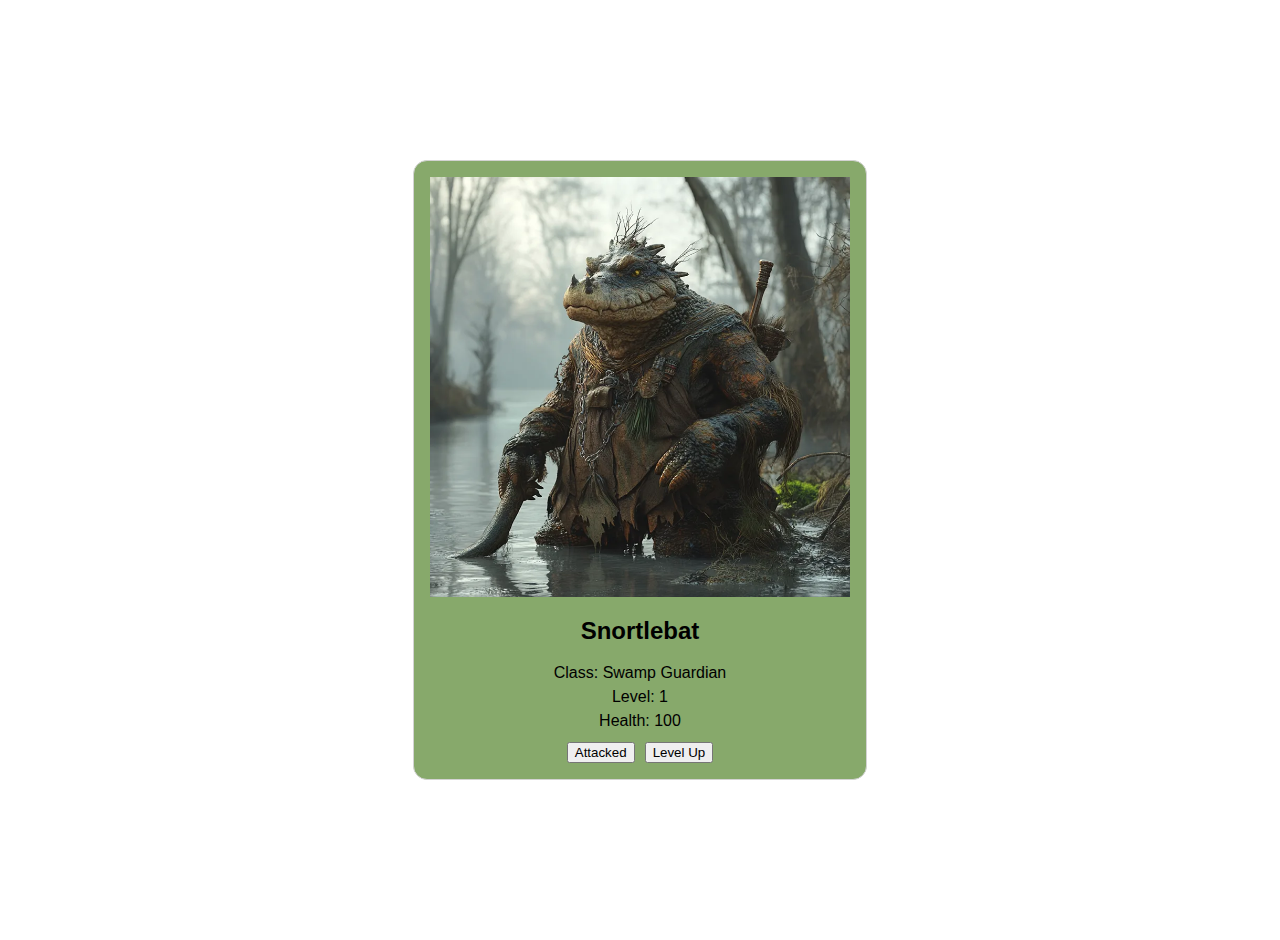
<file: charactercard/index.html>
<!DOCTYPE html>
<html lang="en">
<head>
	<meta charset="UTF-8" />
	<meta name="viewport" content="width=device-width, initial-scale=1.0" />
	<title>Character Card</title>
	<link rel="stylesheet" href="index.css" />
	<script src="index.js" defer></script>
</head>
<body>
	<main class="card">
		<img src="snortleblat.webp" alt="Snortlebat character" class="card-image" />

		<h2>Snortlebat</h2>

		<section class="stats">
			<p>Class: <span id="classStat"></span></p>
			<p>Level: <span id="levelStat"></span></p>
			<p>Health: <span id="healthStat"></span></p>
		</section>

		<div class="actions">
			<button id="attackedBtn">Attacked</button>
			<button id="levelUpBtn">Level Up</button>
		</div>
	</main>
</body>
</html>
</file>
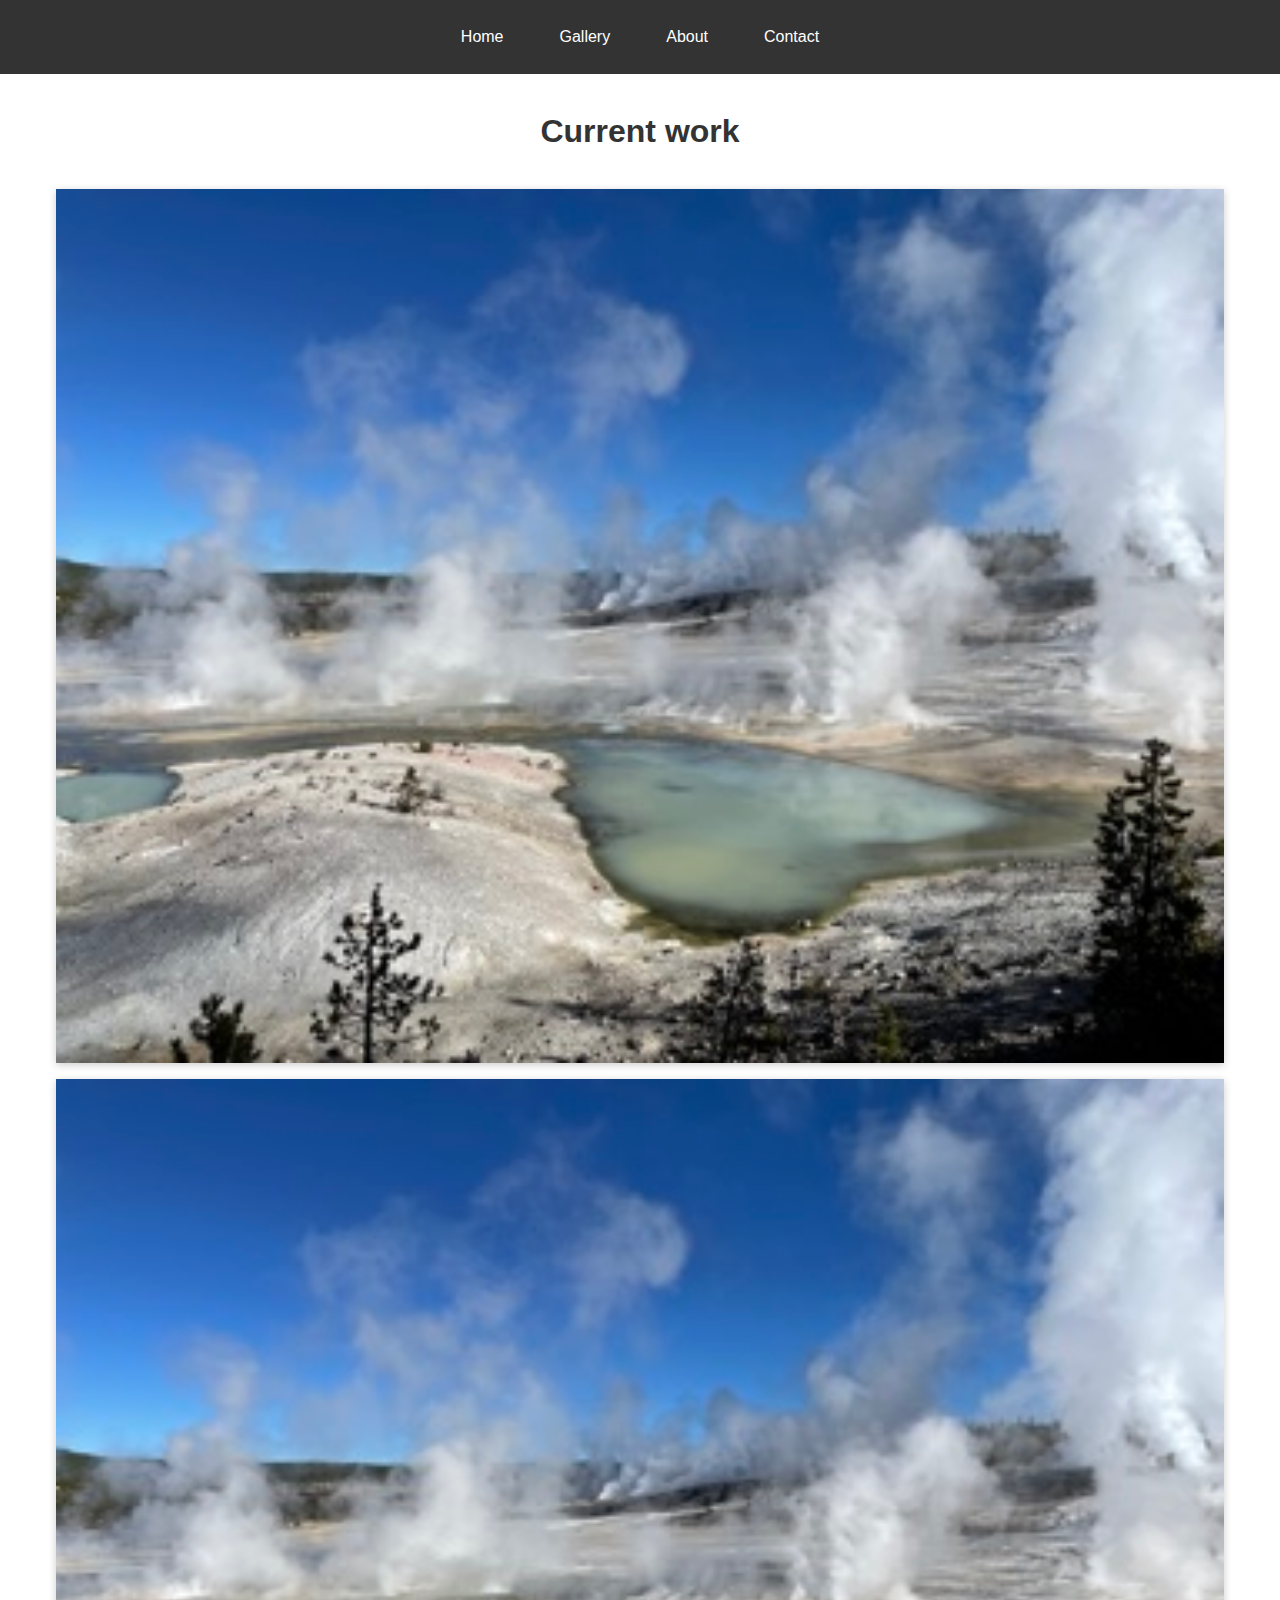
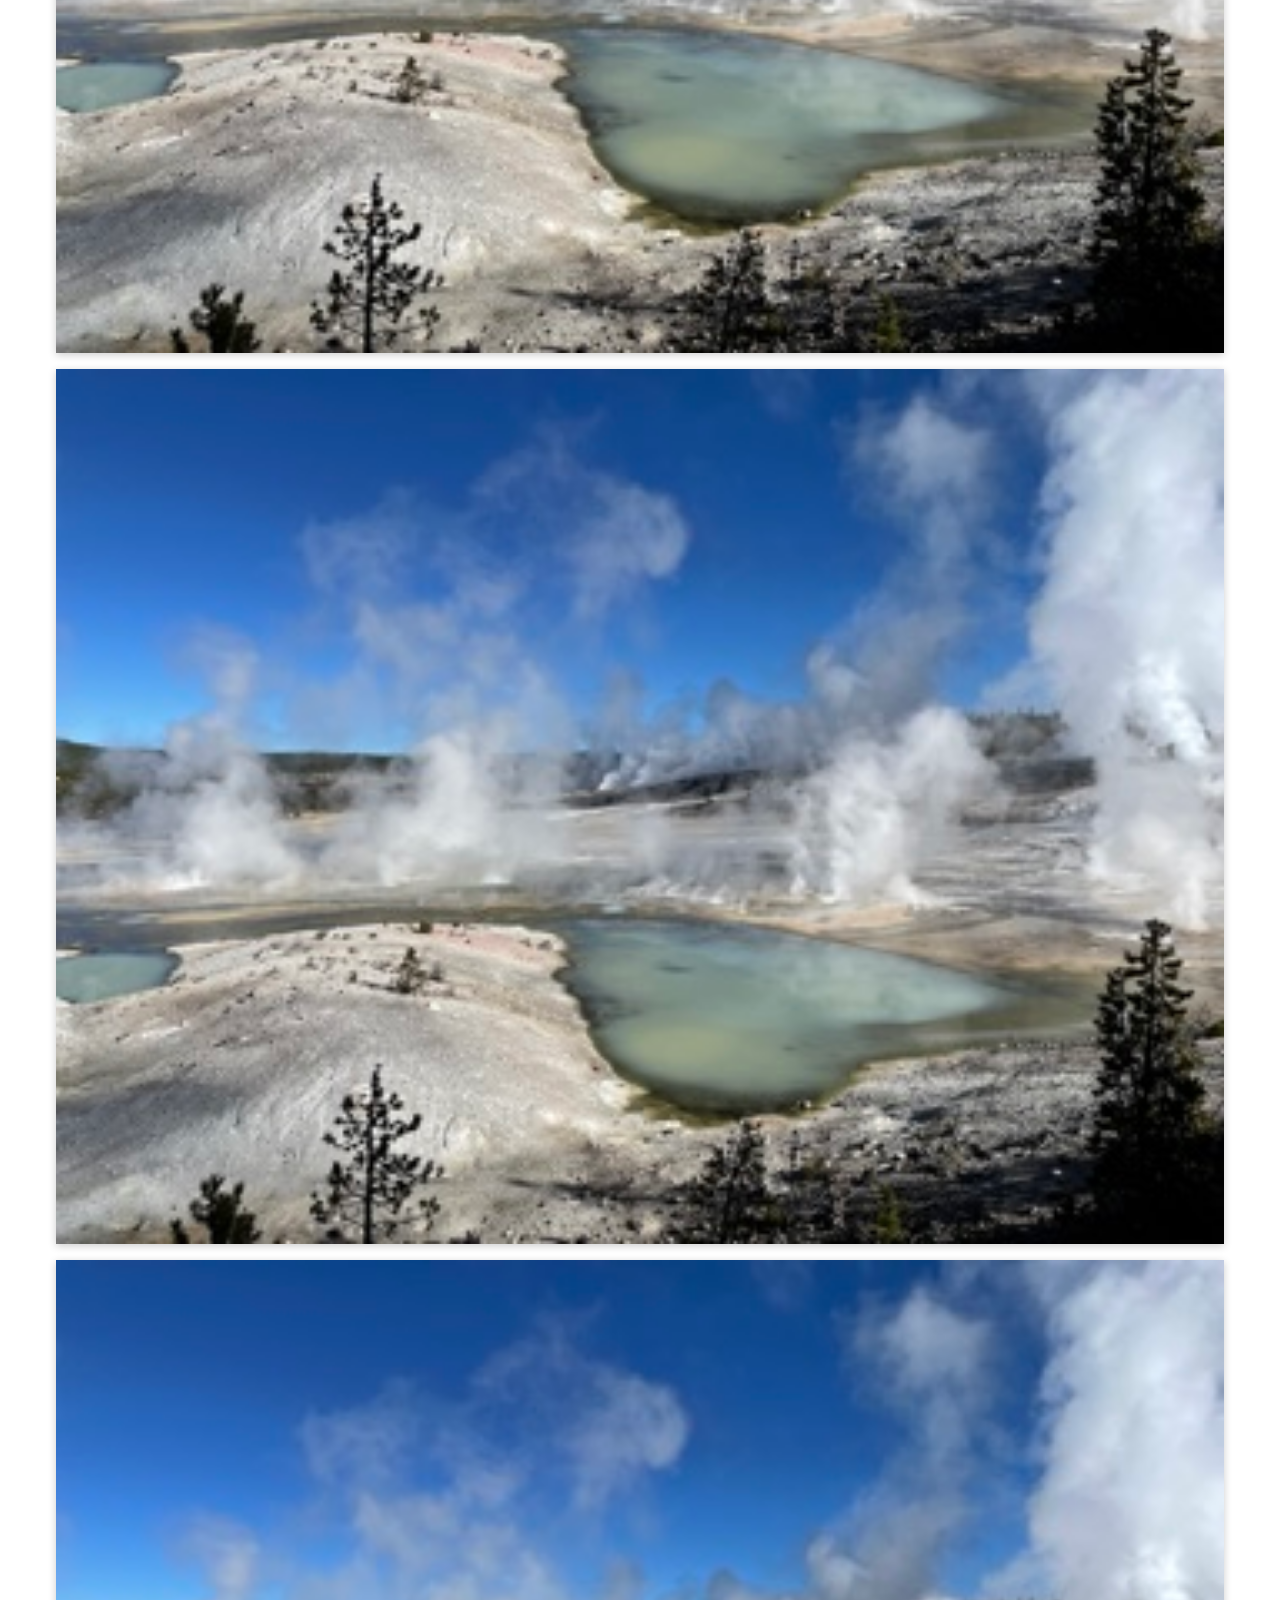
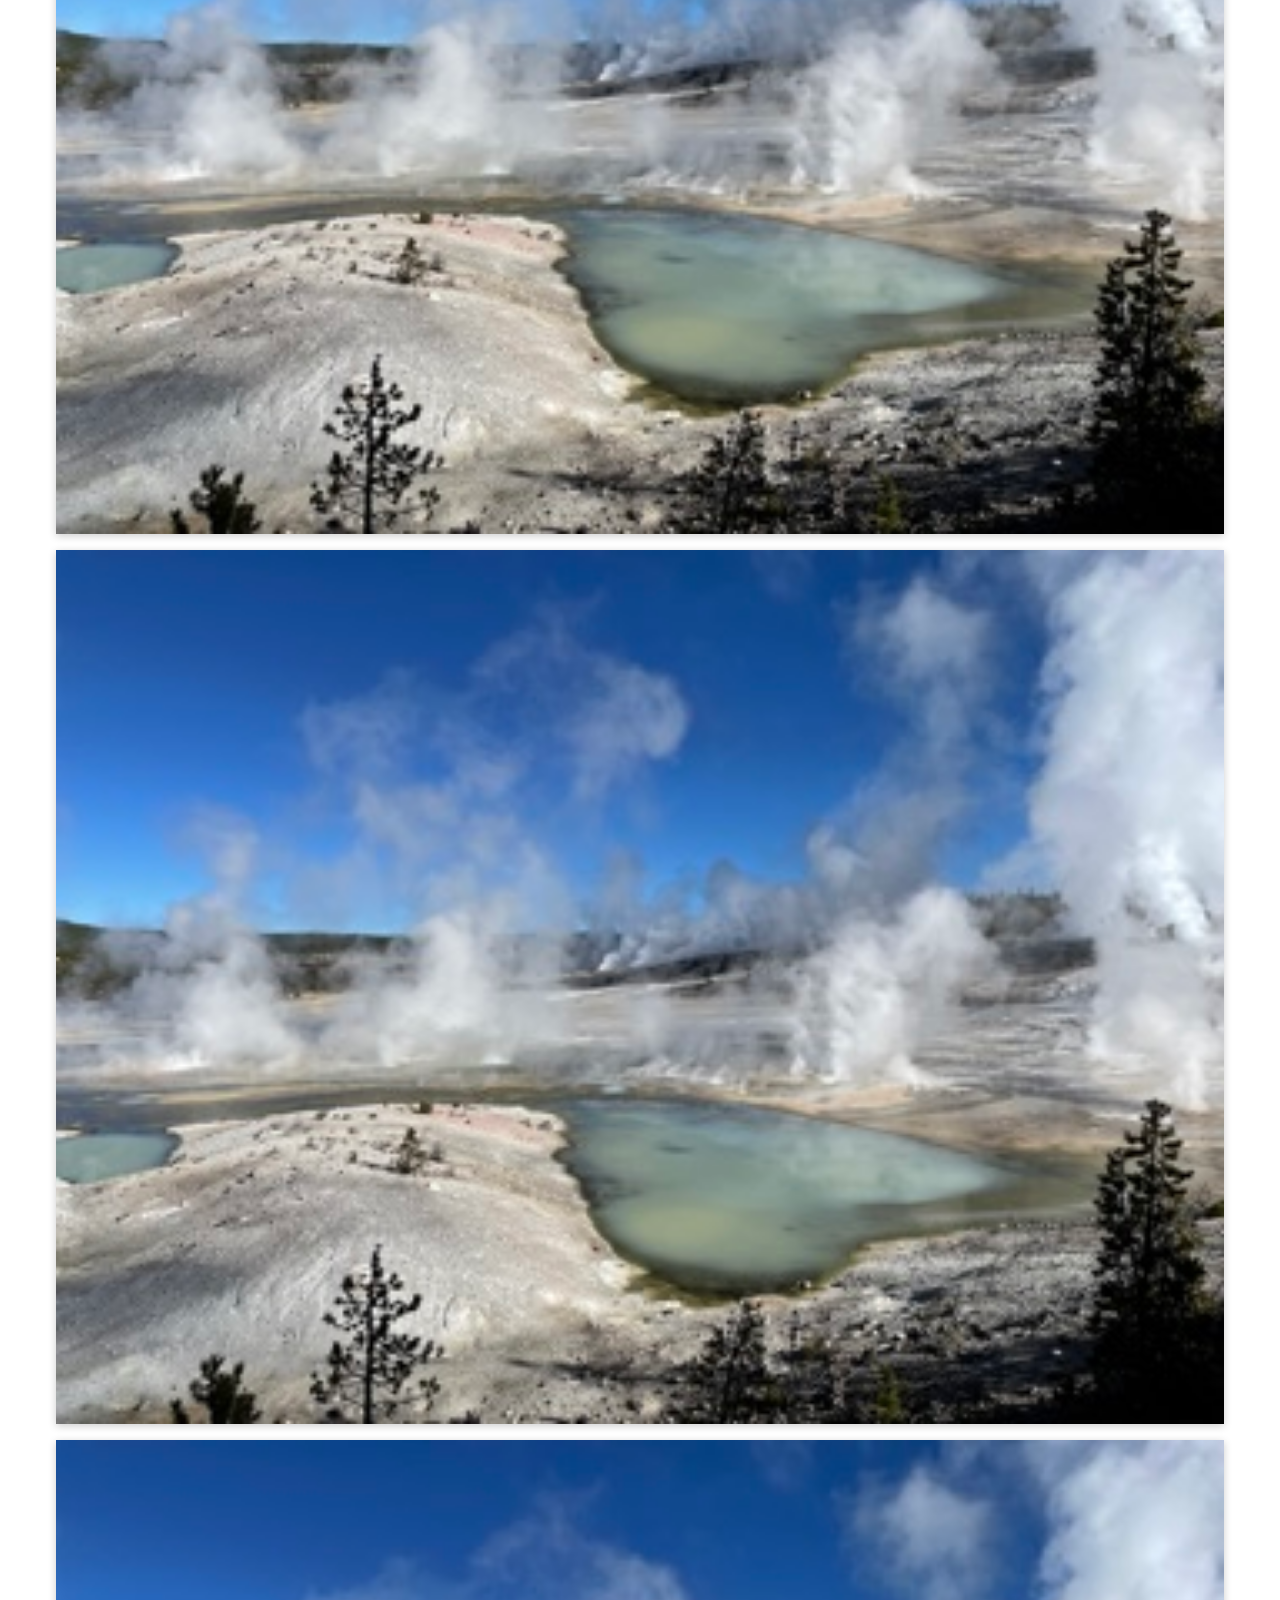
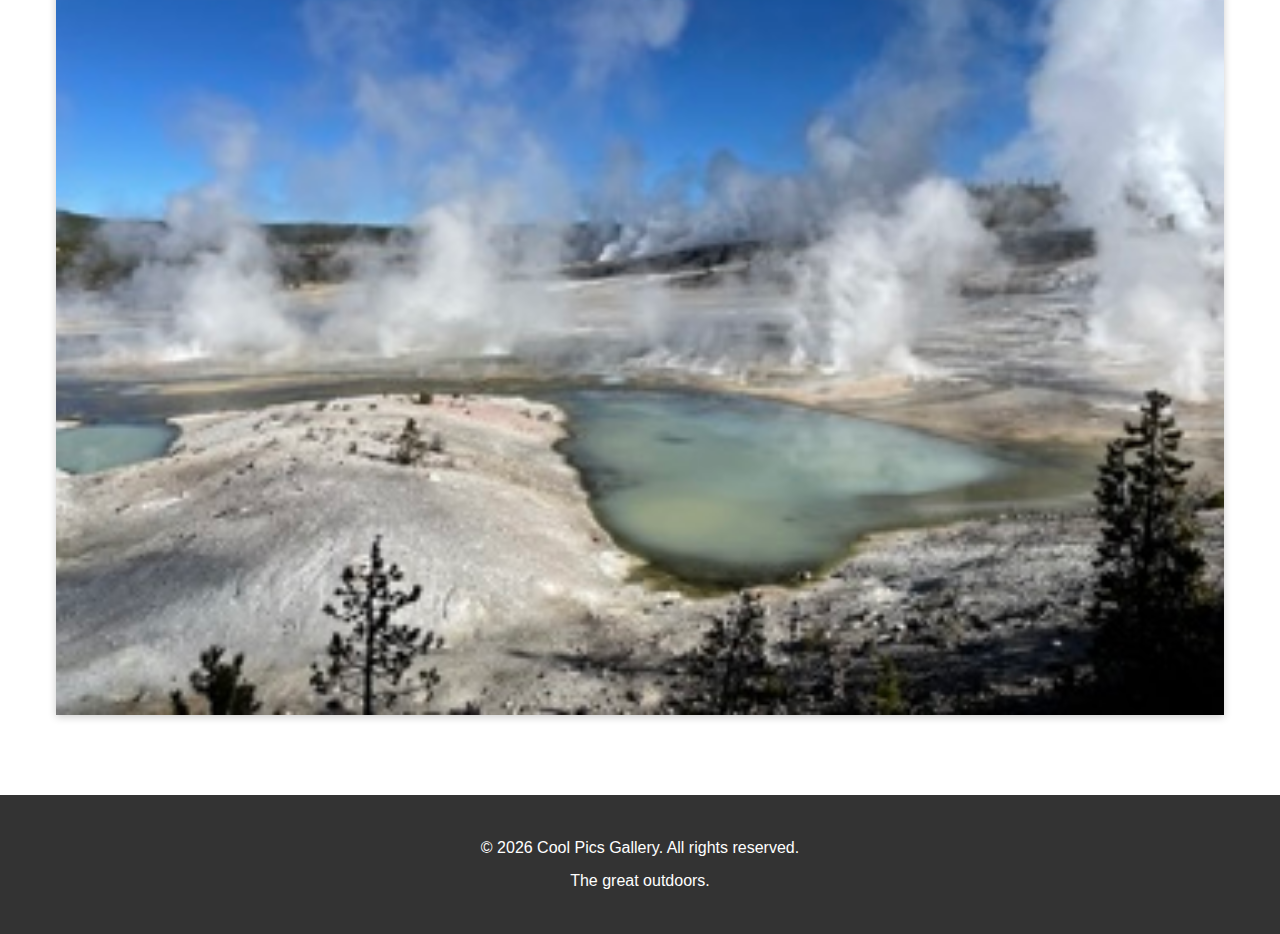
<file: coolpics/index.html>
<!DOCTYPE html>
<html lang="en">
<head>
    <meta charset="UTF-8">
    <meta name="viewport" content="width=device-width, initial-scale=1.0">
    <meta name="description" content="Cool Pics - Responsive Image Gallery">
    <meta name="author" content="Daniel Talbert">
    <title>Cool Pics 📷</title>
    <link rel="stylesheet" href="index.css">
    <script defer src="index.js"></script>
</head>
<body>
    <header>
        <nav>
            <a href="#">Home</a>
            <a href="#">Gallery</a>
            <a href="#">About</a>
            <a href="#">Contact</a>
        </nav>
    </header>

    <main>
        <h1>Current work</h1>
        <div class="gallery">
            <div class="gallery-item">
                <img src="coolpicsimage.jpg" alt="geyser">
            </div>
            <div class="gallery-item">
                <img src="coolpicsimage.jpg" alt="geyser">
            </div>
            <div class="gallery-item">
                <img src="coolpicsimage.jpg" alt="geyser">
            </div>
            <div class="gallery-item">
                <img src="coolpicsimage.jpg" alt="geyser">
            </div>
            <div class="gallery-item">
                <img src="coolpicsimage.jpg" alt="geyser">
            </div>
            <div class="gallery-item">
                <img src="coolpicsimage.jpg" alt="geyser">
            </div>
        </div>
    </main>

    <footer>
        <p>&copy; 2026 Cool Pics Gallery. All rights reserved.</p>
        <p>The great outdoors.</p>
    </footer>
    <dialog>
        <img>
        <button class="close-viewer">X</button>
    </dialog>
</body>
</html>
</file>
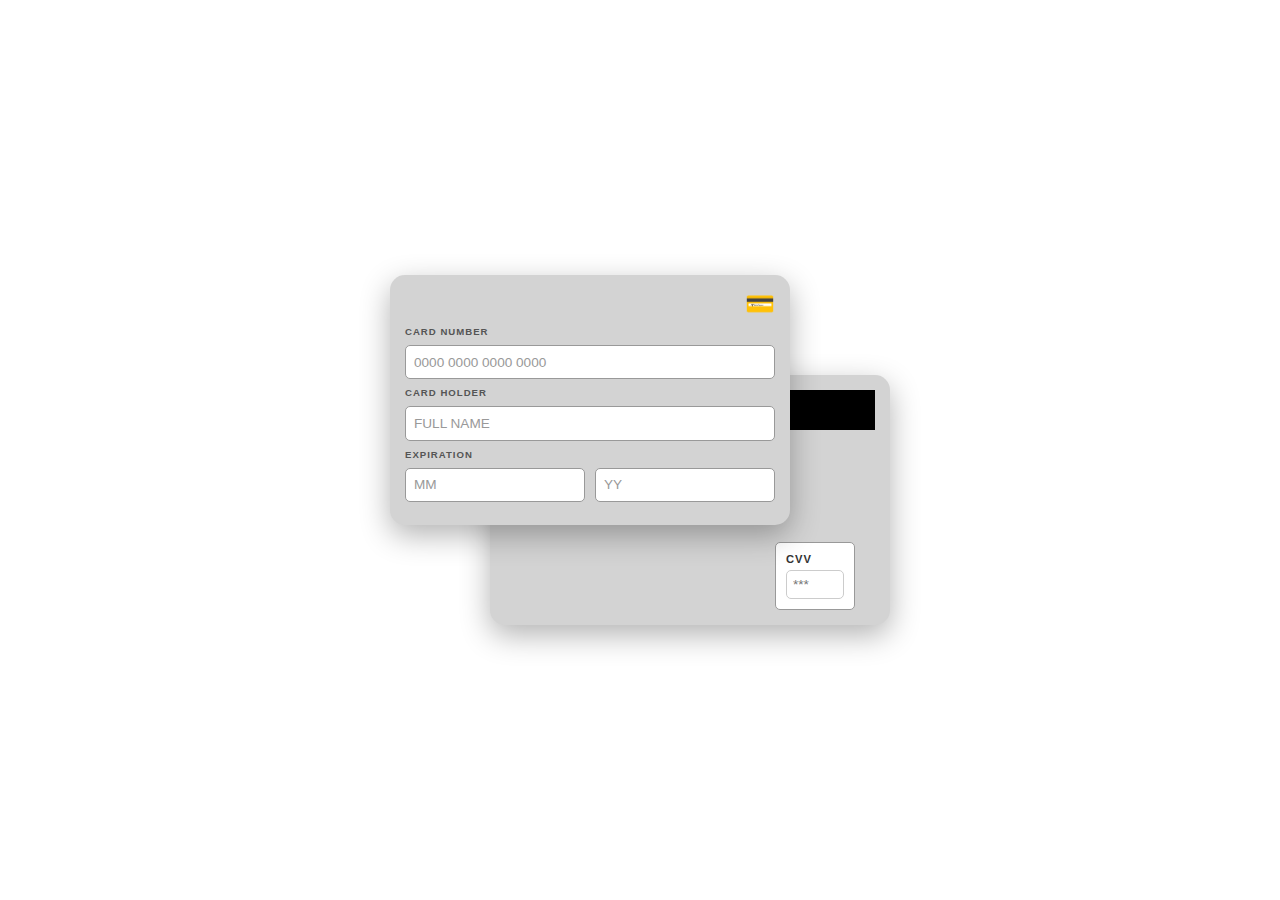
<file: creditcard/index.html>
<!DOCTYPE html>
<html lang="en">
<head>
    <meta charset="UTF-8">
    <meta name="viewport" content="width=device-width, initial-scale=1.0">
    <title>Credit Card Form</title>
    <link rel="stylesheet" href="index.css">
    <script defer src="index.js"></script>
</head>
<body>
    <div class="card-container">
        <div class="card-back">
            <div class="magnetic-strip"></div>
            <div class="cvv-section">
                <label for="cvv">CVV</label>
                <input type="text" id="cvv" name="cvv" placeholder="***" maxlength="3">
            </div>
        </div>
        
        <div class="card-front">
            <div class="card-emoji">💳</div>
            <form id="cardForm">
                <div class="form-group">
                    <label for="cardNumber">CARD NUMBER</label>
                    <input type="text" id="cardNumber" name="cardNumber" placeholder="0000 0000 0000 0000" maxlength="19">
                </div>
                
                <div class="form-group">
                    <label for="cardHolder">CARD HOLDER</label>
                    <input type="text" id="cardHolder" name="cardHolder" placeholder="FULL NAME">
                </div>
                
                <div class="bottom-row">
                    <div id="cardExpiration">
                        <label for="expirationDate">EXPIRATION</label>
                        <div class="expiration-inputs">
                            <input type="text" id="month" name="expMonth" placeholder="MM" maxlength="2" aria-labelledby="expirationDate">
                            <input type="text" id="year" name="expYear" placeholder="YY" maxlength="2" aria-labelledby="expirationDate">
                        </div>
                    </div>
                </div>
            </form>
        </div>
    </div>
</body>
</html>
</file>
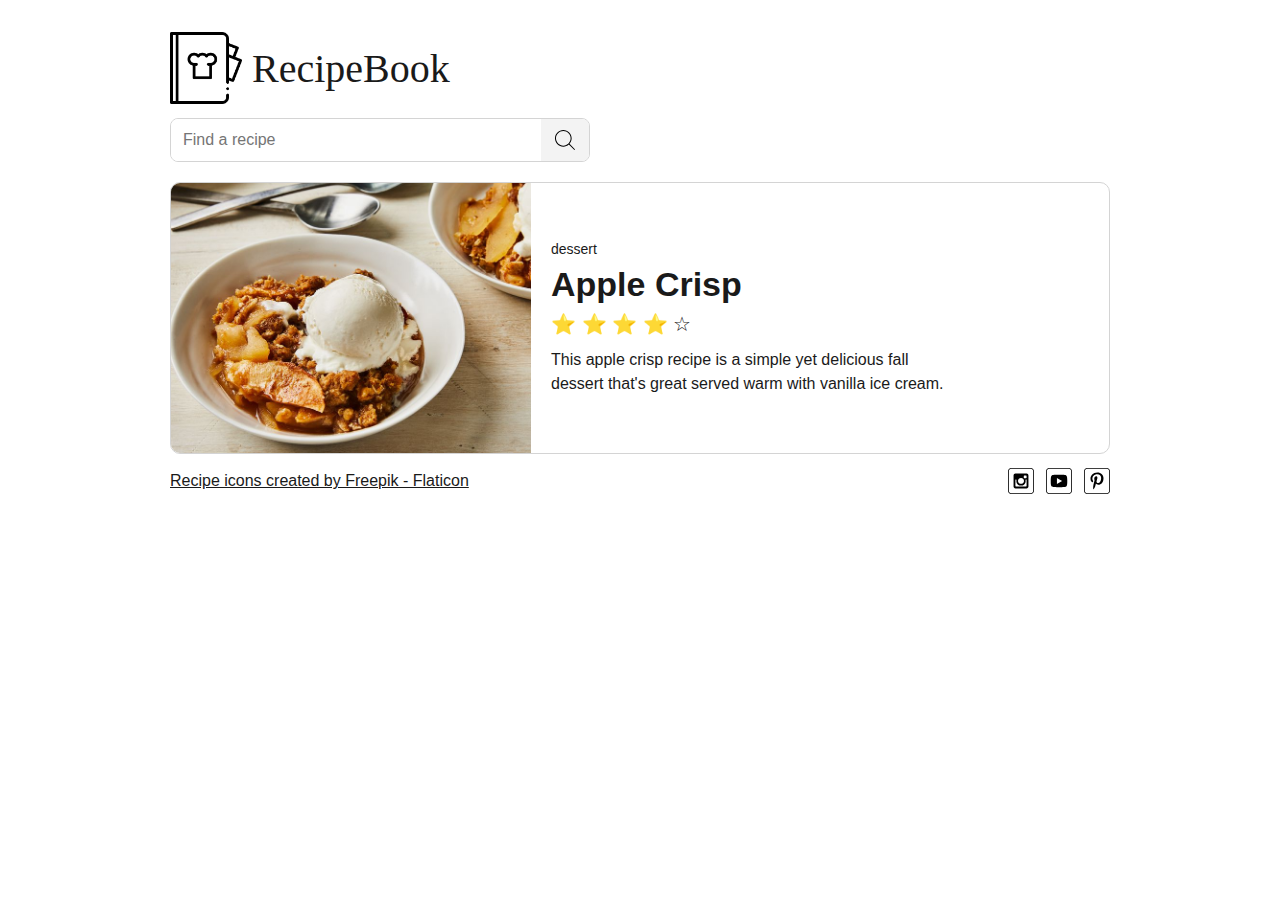
<file: recipes/index.html>
<!DOCTYPE html>
<html lang="en">
<head>
  <meta charset="UTF-8">
  <meta name="viewport" content="width=device-width, initial-scale=1.0">
  <title>Recipe Card</title>

  <meta property="og:type" content="website">
  <meta property="og:title" content="Recipe Card">
  <meta property="og:description" content="Apple Crisp recipe card">
  <meta property="og:url" content="#">
  <meta property="og:image" content="images/apple-crisp.jpg">

  <meta name="twitter:card" content="summary_large_image">
  <meta name="twitter:title" content="Recipe Card">
  <meta name="twitter:description" content="Apple Crisp recipe card">
  <meta name="twitter:image" content="images/apple-crisp.jpg">

  <link rel="icon" href="images/recipe-book.png">
  <link rel="stylesheet" href="index.css">
</head>
<body>
  <main class="page">
    <div class="brand">
      <img src="images/recipe-book.png" alt="Recipe book" class="recipe-book-logo">
      <p class="brand-title">RecipeBook</p>
    </div>

    <section class="search-wrap">
      <label for="recipeSearch" class="sr-only">Find a recipe</label>
      <div class="search-bar">
        <input id="recipeSearch" type="text" placeholder="Find a recipe">
        <button type="button" aria-label="Search">
          <img src="images/search.svg" alt="search icon">
        </button>
      </div>
    </section>

    <section class="recipe-card">
      <img src="images/apple-crisp.jpg" alt="Apple crisp in a baking dish" class="recipe-image">

      <div class="recipe-content">
        <p class="tag">dessert</p>
        <h1>Apple Crisp</h1>

        <span class="rating" role="img" aria-label="Rating: 4 out of 5 stars">
          <span aria-hidden="true" class="icon-star">⭐</span>
          <span aria-hidden="true" class="icon-star">⭐</span>
          <span aria-hidden="true" class="icon-star">⭐</span>
          <span aria-hidden="true" class="icon-star">⭐</span>
          <span aria-hidden="true" class="icon-star-empty">☆</span>
        </span>

        <p class="description">This apple crisp recipe is a simple yet delicious fall dessert that's great served warm with vanilla ice cream.</p>
      </div>
    </section>

    <footer class="card-footer">
      <a href="https://www.flaticon.com/free-icons/recipe" title="recipe icons">Recipe icons created by Freepik - Flaticon</a>

      <div class="social">
        <a href="#" aria-label="instagram"><img src="images/instagram_icon.svg" alt="instagram icon"></a>
        <a href="#" aria-label="youtube"><img src="images/youtube_icon.svg" alt="youtube icon"></a>
        <a href="#" aria-label="pinterest"><img src="images/pinterest_icon.svg" alt="pinterest icon"></a>
      </div>
    </footer>
  </main>

  <template id="original-user-html-snippet">
<!-- Open Graph (Facebook, LinkedIn, etc.) -->
<meta property="og:type" content="website">
<meta property="og:title" content="Your Title">
<meta property="og:description" content="Your Description">
<meta property="og:url" content="Your URL">
<meta property="og:image" content="social-preview-image.png">

<!-- X Card -->
<meta name="twitter:card" content="Social Preview Image">
<meta name="twitter:title" content="Your Title">
<meta name="twitter:description" content="Your Description">
<meta name="twitter:image" content="social-preview-image.png">

<!-- One favicon (ICO works everywhere) -->
<link rel="icon" href="/favicon.ico">

<!-- One Apple Touch Icon (iOS home screen) -->
<link rel="apple-touch-icon" href="images/apple-touch-icon.png">

<a href="https://www.flaticon.com/free-icons/recipe" title="recipe icons">Recipe icons created by Freepik - Flaticon</a>                   

<div class="social">
  <!-- Social media icons provided under CC from https://www.iconfinder.com/AlfredoCreates  -->
  <a href="#"><img src="images/instagram_icon.svg" alt="instagram icon"></a>
  <a href="#"><img src="images/youtube_icon.svg" alt="youtube icon"></a>
  <a href="#"><img src="images/pinterest_icon.svg" alt="pinterest icon"></a>
</div>                  


<span
  class="rating"
  role="img"
  aria-label="Rating: 4 out of 5 stars"
>
  <span aria-hidden="true" class="icon-star">⭐</span>
  <span aria-hidden="true" class="icon-star">⭐</span>
  <span aria-hidden="true" class="icon-star">⭐</span>
  <span aria-hidden="true" class="icon-star">⭐</span>
  <span aria-hidden="true" class="icon-star-empty">☆</span>
</span>
  </template>
</body>
</html>
</file>
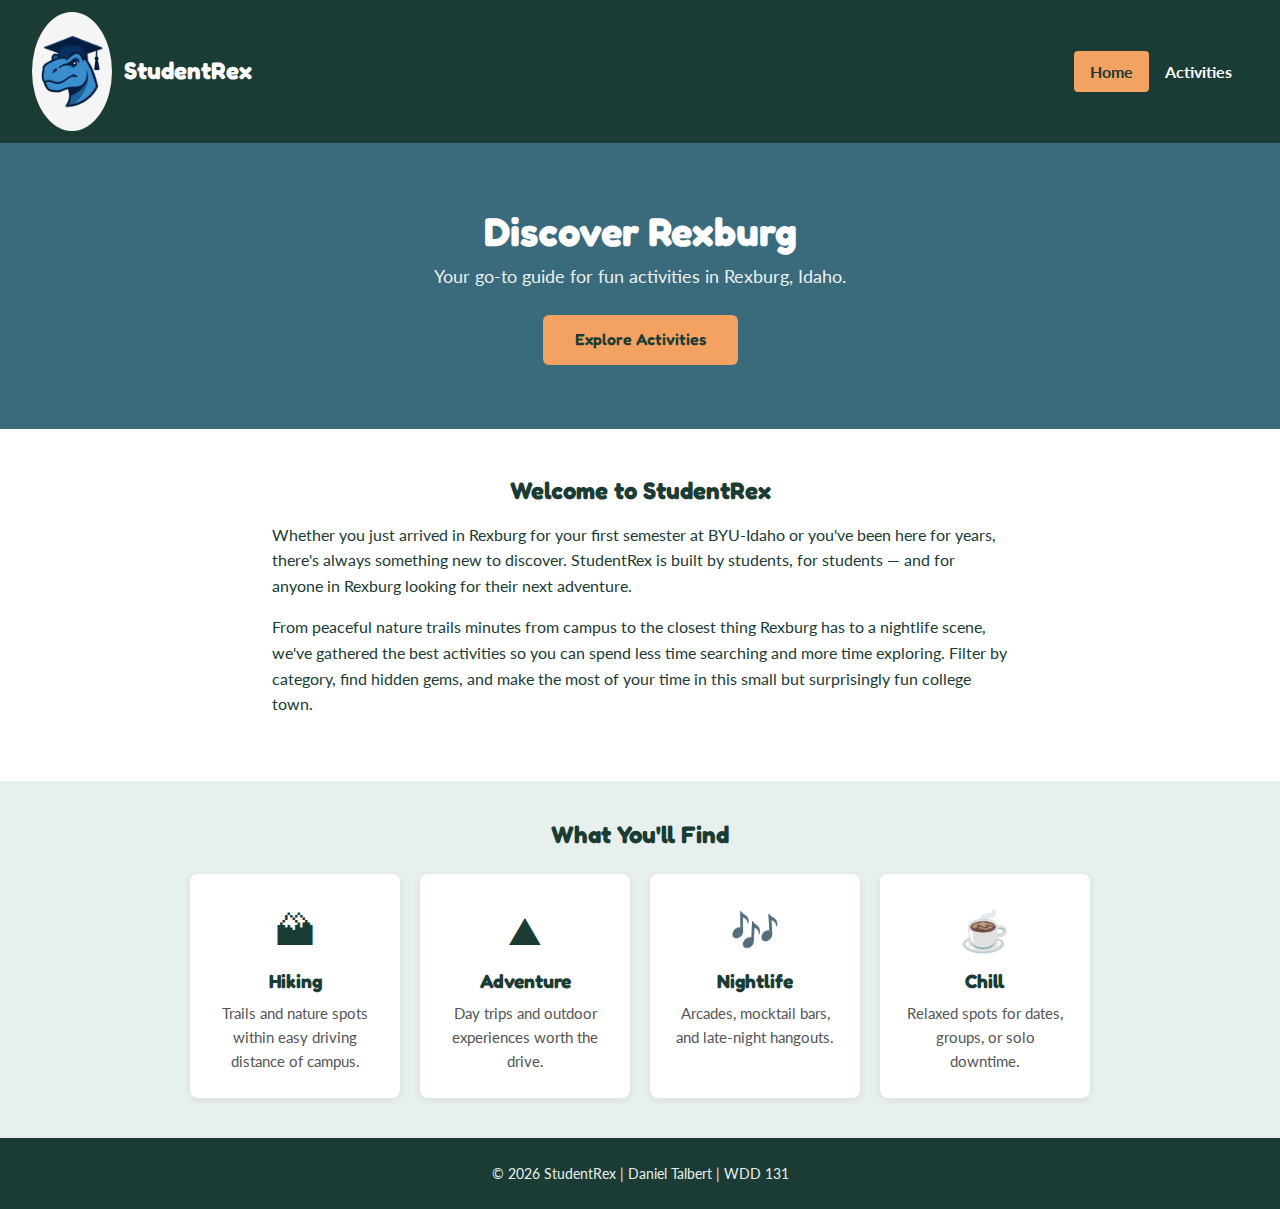
<file: studentrex/index.html>
<!DOCTYPE html>
<html lang="en-us">
<head>
    <meta charset="utf-8" />
    <meta name="viewport" content="width=device-width, initial-scale=1.0" />
    <meta name="description" content="StudentRex - Your go-to guide for fun activities in Rexburg, Idaho for BYU-I students and locals." />
    <title>StudentRex | Home</title>
    <link rel="preconnect" href="https://fonts.googleapis.com" />
    <link rel="preconnect" href="https://fonts.gstatic.com" crossorigin />
    <link href="https://fonts.googleapis.com/css2?family=Fredoka:wght@400;600&family=Lato:wght@400;700&display=swap" rel="stylesheet" />
    <link rel="stylesheet" href="styles/main.css" />
</head>
<body>
    <!-- Header with logo and navigation -->
    <header>
        <div class="header-content">
            <img src="student_rex.jpg" alt="StudentRex logo" class="logo" width="80" height="80" />
            <h1>StudentRex</h1>
        </div>
        <nav>
            <button class="hamburger" aria-label="Toggle navigation menu" aria-expanded="false">
                <span></span>
                <span></span>
                <span></span>
            </button>
            <ul class="nav-links">
                <li><a href="index.html" class="active">Home</a></li>
                <li><a href="studentrex.html">Activities</a></li>
            </ul>
        </nav>
    </header>

    <main>
        <!-- Hero section -->
        <section class="hero">
            <h2>Discover Rexburg</h2>
            <p>Your go-to guide for fun activities in Rexburg, Idaho.</p>
            <a href="studentrex.html" class="btn">Explore Activities</a>
        </section>

        <!-- Welcome / About section -->
        <section class="welcome">
            <h2>Welcome to StudentRex</h2>
            <p>
                Whether you just arrived in Rexburg for your first semester at BYU-Idaho or you've
                been here for years, there's always something new to discover. StudentRex is built
                by students, for students — and for anyone in Rexburg looking for their next
                adventure.
            </p>
            <p>
                From peaceful nature trails minutes from campus to the closest thing Rexburg has
                to a nightlife scene, we've gathered the best activities so you can spend less
                time searching and more time exploring. Filter by category, find hidden gems,
                and make the most of your time in this small but surprisingly fun college town.
            </p>
        </section>

        <!-- Highlights section -->
        <section class="highlights">
            <h2>What You'll Find</h2>
            <div class="highlights-grid">
                <div class="highlight-card">
                    <span class="highlight-icon" aria-hidden="true">&#127956;</span>
                    <h3>Hiking</h3>
                    <p>Trails and nature spots within easy driving distance of campus.</p>
                </div>
                <div class="highlight-card">
                    <span class="highlight-icon" aria-hidden="true">&#9968;</span>
                    <h3>Adventure</h3>
                    <p>Day trips and outdoor experiences worth the drive.</p>
                </div>
                <div class="highlight-card">
                    <span class="highlight-icon" aria-hidden="true">&#127926;</span>
                    <h3>Nightlife</h3>
                    <p>Arcades, mocktail bars, and late-night hangouts.</p>
                </div>
                <div class="highlight-card">
                    <span class="highlight-icon" aria-hidden="true">&#9749;</span>
                    <h3>Chill</h3>
                    <p>Relaxed spots for dates, groups, or solo downtime.</p>
                </div>
            </div>
        </section>
    </main>

    <footer>
        <p>&copy; 2026 StudentRex | Daniel Talbert | WDD 131</p>
    </footer>

    <script src="scripts/main.js"></script>
</body>
</html>
</file>
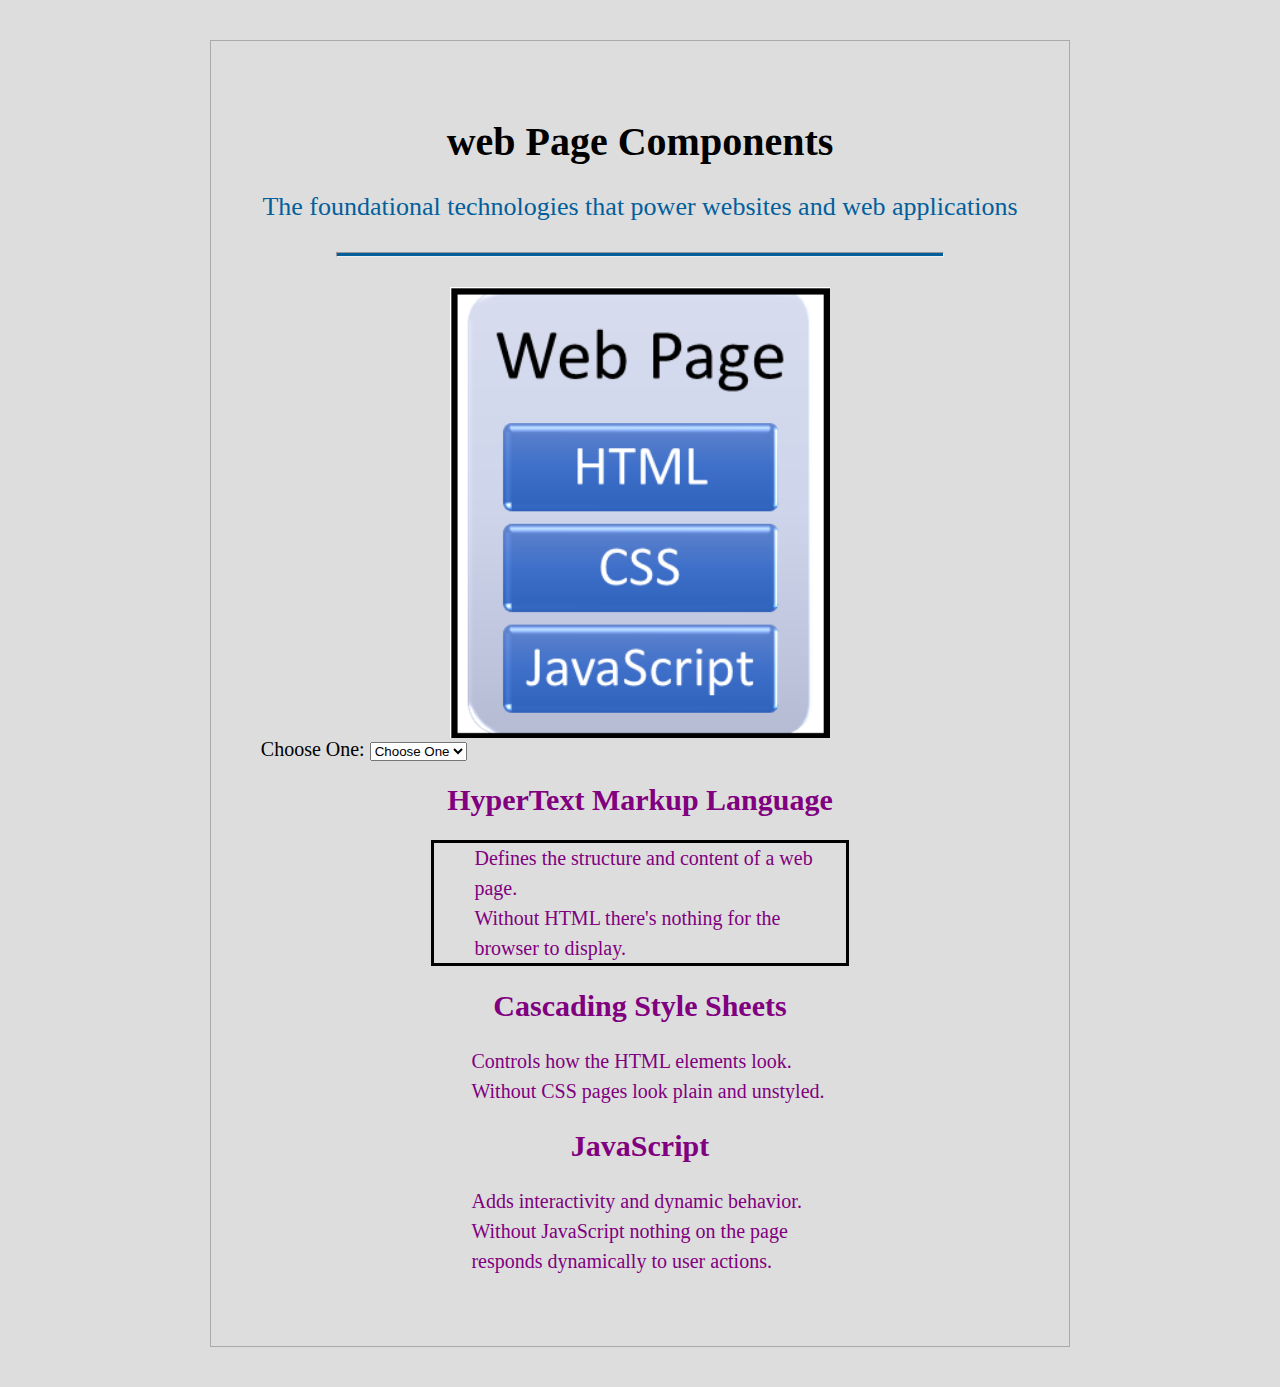
<file: dom.html>
<!DOCTYPE html>
<html lang="en">
<head>
    <meta charset="UTF-8">
    <meta name="viewport" content="width=device-width, initial-scale=1.0">
    <title>DOM practice</title>
    <link href="dom.css" rel="stylesheet">
    <script src="dom.js" defer></script>
</head>
<body>
    

<div id="content">
    <h1>HTML, CSS, and JS</h1>
    
    <p>The foundational technologies that power websites and web applications</p>
    <hr>
    <img src="https://wddbyui.github.io/wdd131/images/trifecta.png" alt="JS, CSS, and HTML logos">

    <label for="webdevlist">Choose One:</label>
        <select name="code" id="webdevlist">
            <option>Choose One</option>
            <option value="html">HTML</option>
            <option value="css">CSS</option>
            <option value="js">JavaScript</option>
        </select>

    <div id="topics">
        <h2>HyperText Markup Language</h2>
        <ul class="list">
            <li>Defines the structure and content of a web page.</li>
            <li>Without HTML there's nothing for the browser to display.</li>
        </ul>
        <h2>Cascading Style Sheets</h2>
        <ul class="list">
            <li>Controls how the HTML elements look.</li>
            <li>Without CSS pages look plain and unstyled.</li>
        </ul>
        <h2>JavaScript</h2>
        <ul class="list">
            <li>Adds interactivity and dynamic behavior.</li>
            <li>Without JavaScript nothing on the page responds dynamically to user actions.</li>
        </ul>
    </div>
</div>
                
</body>
</html>
</file>
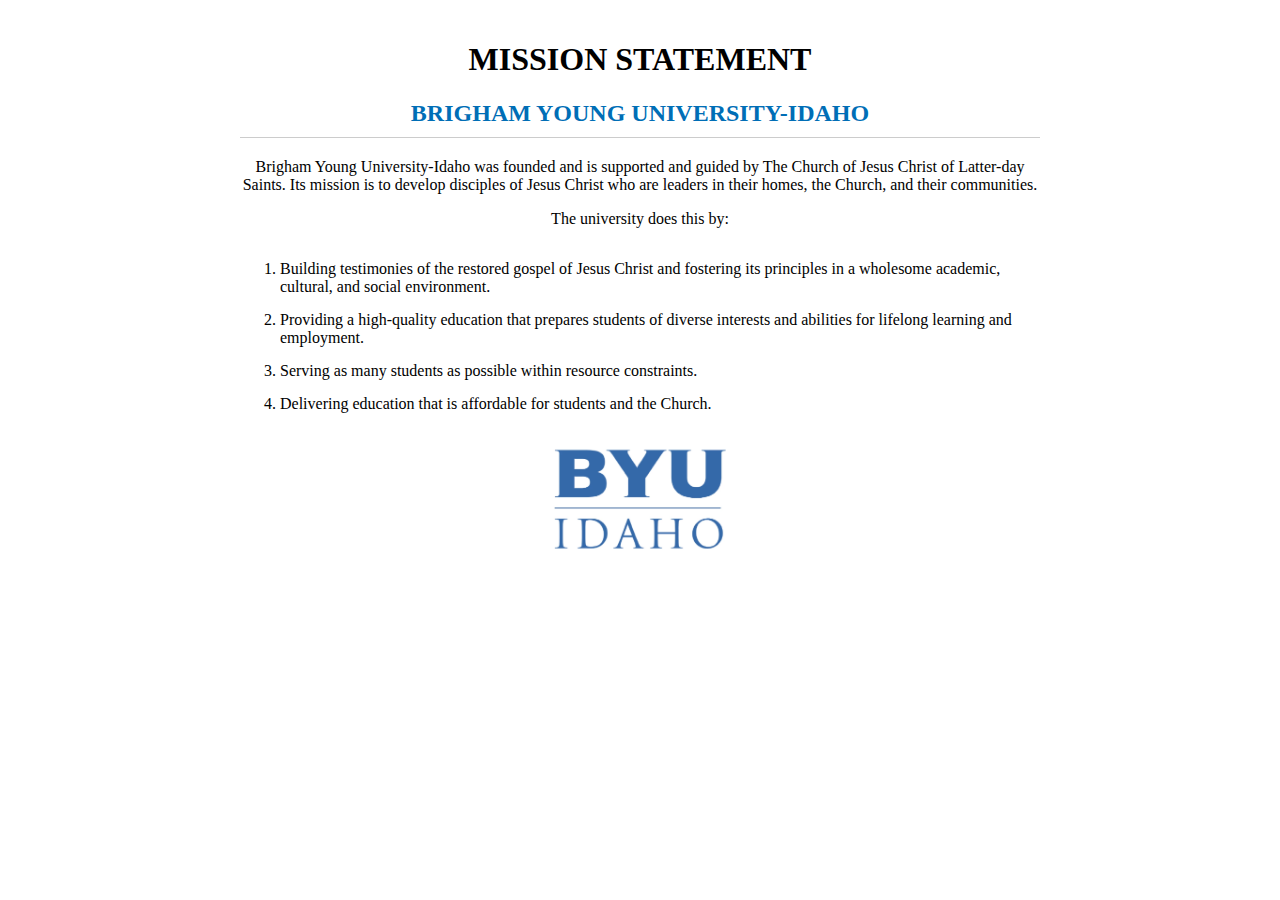
<file: mission-statement.html>
<!DOCTYPE html>
<html lang="en">
<head>
    <meta charset="UTF-8">
    <meta name="viewport" content="width=device-width, initial-scale=1.0">
    <meta name="description" content="BYU-Idaho Mission Statement">
    <meta name="author" content="Daniel Talbert">
    <link rel="stylesheet" href="mission-statement.css">
    <title>MISSION STATEMENT</title>
</head>
<body>
    <header>
        <h1>MISSION STATEMENT</h1>
    </header>
    
    <main>
        <h2>BRIGHAM YOUNG UNIVERSITY-IDAHO</h2>
        <p>
            Brigham Young University-Idaho was founded and is supported and guided by The Church of Jesus Christ of Latter-day Saints. Its mission is to develop disciples of Jesus Christ who are leaders in their homes, the Church, and their communities.
        </p>
        <p class="italic-text">The university does this by:</p>
        <ol>
            <li>Building testimonies of the restored gospel of Jesus Christ and fostering its principles in a wholesome academic, cultural, and social environment.</li>
            <li>Providing a high-quality education that prepares students of diverse interests and abilities for lifelong learning and employment.</li>
            <li>Serving as many students as possible within resource constraints.</li>
            <li>Delivering education that is affordable for students and the Church.</li>
        </ol>
    </main>
    
    <footer>
        <img src="byui-logo-blue.webp" alt="BYU-Idaho Logo">
    </footer>
</body>
</html>
</file>
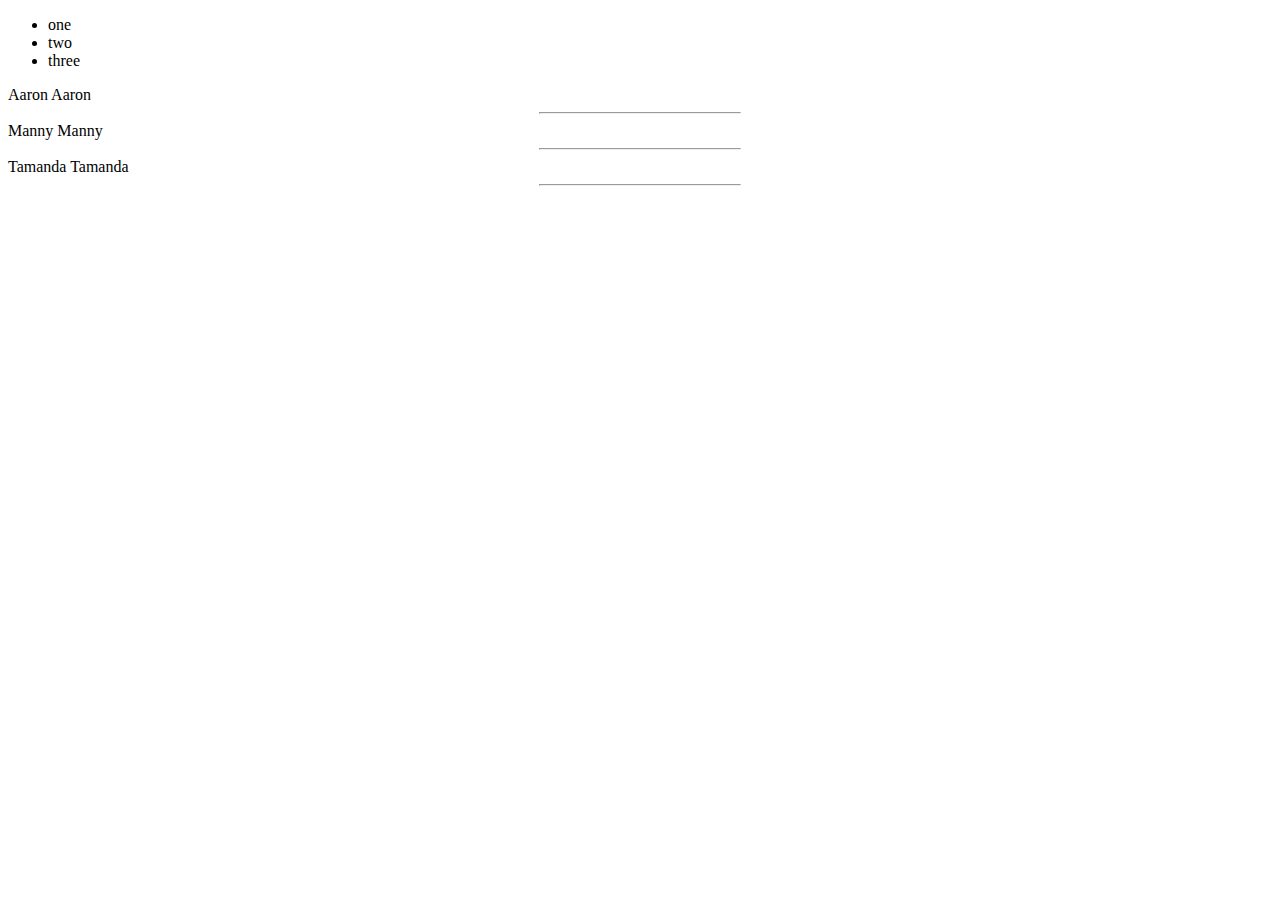
<file: arrays/arrays.html>
<!DOCTYPE html>
<html lang="en">
<head>
    <meta charset="UTF-8">
    <meta name="viewport" content="width=device-width, initial-scale=1.0">
    <title>Array Methods</title>
    <script src="arrays.js" defer></script>
    <style>
        .format {
            text-align: center;
        }
        hr {
            width: 200px;
        }
    </style>
</head>
<body>
    <ul id="myList">

    </ul>
    <div id="studentContainer"></div>
</body>
</html>
</file>
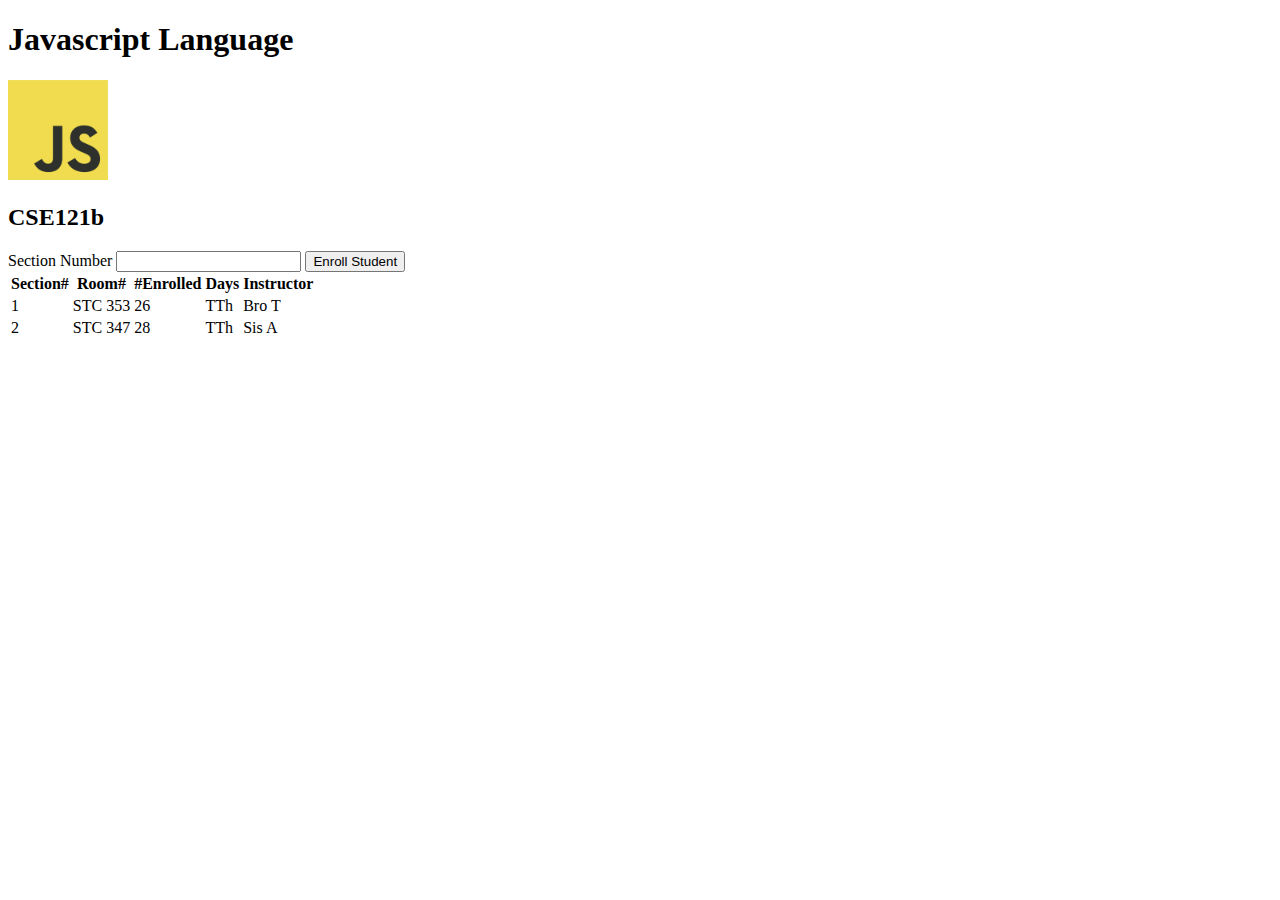
<file: courses/courses.html>
<!DOCTYPE html>
<html lang="en">
<head>
    <meta charset="UTF-8">
    <meta name="viewport" content="width=device-width, initial-scale=1.0">
    <title>JS objects</title>
    <script src="courses.js" defer></script>
</head>
<body>
    
    <h1 id="courseName"></h1>
    <img id="courseLogo" />
    <h2 id="courseCode"></h2>
    <label for="sectionNumber">Section Number</label>
    <input id="sectionNumber" />
    <button id="enrollStudent">Enroll Student</button>
    <table>
    <thead>
        <tr>
        <th>Section#</th>
        <th>Room#</th>
        <th>#Enrolled</th>
        <th>Days</th>
        <th>Instructor</th>
        </tr>
    </thead>
    <tbody id="sections"></tbody>
    </table>
          
</body>
</html>
</file>
<file: charactercard/index.css>
body {
	font-family: Arial, sans-serif;
	margin: 0;
	min-height: 100vh;
	display: flex;
	justify-content: center;
	align-items: center;
	padding: 20px;
}

.card {
	max-width: 420px;
	width: 100%;
	border: 1px solid #d3d3d3;
	background-color: #87a96b;
	border-radius: 14px;
	overflow: hidden;
	padding: 16px;
	text-align: center;
}

.card-image {
	width: 100%;
	height: auto;
	display: block;
}

.stats p {
	margin: 6px 0;
}

.actions {
	display: flex;
	gap: 10px;
	justify-content: center;
	margin-top: 12px;
}
</file>
<file: coolpics/index.css>
* {
    margin: 0;
    padding: 0;
    box-sizing: border-box;
}

body {
    font-family: Arial, sans-serif;
    line-height: 1.6;
}

header {
    background-color: #333;
    padding: 16px;
}

nav {
    display: flex;
    gap: 24px;
    justify-content: center;
    flex-wrap: wrap;
}

nav a {
    color: white;
    text-decoration: none;
    padding: 8px 16px;
    transition: background-color 0.3s;
}

nav a:hover {
    background-color: #555;
    border-radius: 4px;
}

main {
    padding: 32px 16px;
    max-width: 1200px;
    margin: 0 auto;
}

h1 {
    text-align: center;
    margin-bottom: 32px;
    color: #333;
}

.gallery {
    display: grid;
    grid-template-columns: 1fr;
    gap: 16px;
}

.gallery-item img {
    width: 100%;
    height: 100%;
    object-fit: cover;
    display: block;
    box-shadow: 0 2px 8px rgba(0, 0, 0, 0.2);
    cursor: pointer;
}

footer {
    background-color: #333;
    color: white;
    text-align: center;
    padding: 32px 16px;
    margin-top: 48px;
}

footer p {
    margin: 8px 0;
}

/* modal */
dialog img {
    width: 90%;
    display: block;
    margin: 20vh auto;
}

dialog {
    width: 100%;
    height: 100%;
    max-width: 100%;
    max-height: 100%;
    margin: 0;
    padding: 0;
    background-color: rgba(0,0,0,.85);
    border: none;
}

.close-viewer {
    position: absolute;
    top: 10vh;
    right: 2vh;
    padding: 3px 6px;
    font-size: 1.5em;
    cursor: pointer;
}

@media screen and (min-width: 500px) {
    .gallery {
        grid-template-columns: (1fr);
    }


}
@media screen and (min-width: 700px) {
    .gallery {
        grid-template-columns: (1fr 1fr);
    }
}

@media screen and (min-width: 1000px) {
    .gallery {
        grid-template-columns: (1fr 1fr 1fr);
    }


}
</file>
<file: creditcard/index.css>
* {
    margin: 0;
    padding: 0;
    box-sizing: border-box;
}

body {
    font-family: 'Arial', sans-serif;
    background: white;
    min-height: 100vh;
    display: flex;
    justify-content: center;
    align-items: center;
    padding: 20px;
}

.card-container {
    position: relative;
    width: 500px;
    height: 350px;
}

.card-front,
.card-back {
    position: absolute;
    width: 400px;
    height: 250px;
    border-radius: 15px;
    padding: 15px;
    box-shadow: 0 10px 30px rgba(0, 0, 0, 0.3);
}

.card-back {
    background: #d3d3d3;
    bottom: 0;
    right: 0;
    display: grid;
    grid-template-rows: 40px 1fr;
    gap: 20px;
    z-index: 1;
}

.card-front {
    background: #d3d3d3;
    color: #333;
    display: grid;
    grid-template-rows: auto 1fr auto;
    gap: 8px;
    z-index: 2;
    top: 0;
    left: 0;
}

.card-emoji {
    font-size: 1.5em;
    text-align: right;
}

form {
    display: grid;
    gap: 8px;
    max-width: 100%;
}

.form-group {
    display: grid;
    gap: 3px;
    max-width: 100%;
}

.form-group label,
#cardExpiration label {
    font-size: 0.6em;
    font-weight: bold;
    letter-spacing: 1px;
    color: #555;
}

.form-group input,
#cardExpiration input {
    background: white;
    border: 1px solid #999;
    border-radius: 5px;
    padding: 6px 8px;
    color: #333;
    font-size: 0.85em;
    outline: none;
    width: 100%;
    max-width: 100%;
}

.form-group input::placeholder,
#cardExpiration input::placeholder {
    color: #999;
}

.form-group input:focus,
#cardExpiration input:focus {
    background: white;
    border-color: #555;
}

.bottom-row {
    display: grid;
    grid-template-columns: 1fr;
    gap: 10px;
}

#cardExpiration {
    display: grid;
    gap: 3px;
}

.expiration-inputs {
    display: grid;
    grid-template-columns: 1fr 1fr;
    gap: 10px;
}

.magnetic-strip {
    background: #000;
    height: 40px;
    width: 100%;
}

.cvv-section {
    background: white;
    border-radius: 5px;
    padding: 10px;
    margin-left: auto;
    margin-right: 20px;
    display: grid;
    gap: 5px;
    border: 1px solid #999;
    width: 80px;
    align-self: end;
}

.cvv-section label {
    font-size: 0.7em;
    font-weight: bold;
    letter-spacing: 1px;
    color: #333;
}

.cvv-section input {
    background: white;
    border: 1px solid #ccc;
    border-radius: 5px;
    padding: 6px;
    color: #333;
    font-size: 0.85em;
    outline: none;
    width: 100%;
    max-width: 100%;
    box-sizing: border-box;
}

.cvv-section input:focus {
    border-color: #667eea;
}
</file>
<file: recipes/index.css>
* {
	box-sizing: border-box;
}

body {
	margin: 0;
	font-family: Arial, sans-serif;
	background: #ffffff;
	color: #1a1a1a;
}

.page {
	max-width: 980px;
	margin: 32px auto;
	padding: 0 20px;
}

.brand {
	display: flex;
	align-items: center;
	gap: 10px;
	margin-bottom: 14px;
}

.recipe-book-logo {
	width: 72px;
	height: auto;
	display: block;
}

.brand-title {
	margin: 0;
	font-size: 40px;
	font-family: "Brush Script MT", "Lucida Handwriting", cursive;
}

.search-wrap {
	margin-bottom: 20px;
}

.search-bar {
	display: flex;
	border: 1px solid #d4d4d4;
	border-radius: 8px;
	overflow: hidden;
	max-width: 420px;
}

.search-bar input {
	flex: 1;
	border: 0;
	font-size: 16px;
	padding: 12px;
}

.search-bar input:focus {
	outline: none;
}

.search-bar button {
	border: 0;
	background: #f3f3f3;
	padding: 0 14px;
	cursor: pointer;
}

.search-bar button img {
	width: 20px;
	height: 20px;
	display: block;
}

.recipe-card {
	border: 1px solid #d4d4d4;
	border-radius: 10px;
	overflow: hidden;
	display: flex;
	background: #fff;
	margin-bottom: 14px;
}

.recipe-image {
	width: 360px;
	object-fit: cover;
	display: block;
}

.recipe-content {
	padding: 20px;
	display: flex;
	flex-direction: column;
	justify-content: center;
}

.tag {
	margin: 0;
	font-size: 14px;
	text-transform: lowercase;
}

h1 {
	margin: 8px 0;
	font-size: 34px;
}

.rating {
	font-size: 20px;
	margin-bottom: 12px;
}

.description {
	margin: 0;
	line-height: 1.45;
	max-width: 46ch;
}

.card-footer {
	display: flex;
	justify-content: space-between;
	align-items: center;
}

.card-footer a {
	color: #1a1a1a;
}

.social {
	display: flex;
	gap: 12px;
}

.social img {
	width: 26px;
	height: 26px;
	display: block;
}

.sr-only {
	position: absolute;
	width: 1px;
	height: 1px;
	padding: 0;
	margin: -1px;
	overflow: hidden;
	clip: rect(0, 0, 0, 0);
	border: 0;
}

@media (max-width: 700px) {
	.page {
		margin: 20px auto;
		padding: 0 14px;
	}

	.brand-title {
		font-size: 34px;
	}

	.search-bar {
		max-width: 100%;
	}

	.recipe-card {
		display: flex;
		flex-direction: column;
	}

	.recipe-image {
		width: 100%;
		height: auto;
	}

	.recipe-content {
		display: flex;
		flex-direction: column;
	}

	.recipe-content .rating {
		order: 1;
	}

	.recipe-content h1 {
		order: 2;
	}

	.recipe-content .tag {
		order: 3;
	}

	.recipe-content .description {
		order: 4;
	}

	.card-footer {
		display: flex;
		flex-direction: column;
		align-items: flex-start;
		gap: 12px;
	}

	.social {
		order: 1;
	}

	.card-footer a {
		order: 2;
	}
}
</file>
<file: studentrex/styles/main.css>
/* ========================================
   Google Fonts: Fredoka (headings), Lato (body)
   Imported via <link> in HTML for performance
   ======================================== */

/* CSS Custom Properties from site plan */
:root {
    --primary: #1A3C34;
    --secondary: #3A6B7C;
    --accent1: #E8F0ED;
    --accent2: #F4A261;
    --white: #ffffff;
    --light-gray: #f5f5f5;
    --heading-font: "Fredoka", sans-serif;
    --body-font: "Lato", Helvetica, sans-serif;
}

/* ========================================
   Reset & Base (Mobile First)
   ======================================== */
*,
*::before,
*::after {
    box-sizing: border-box;
    margin: 0;
    padding: 0;
}

body {
    font-family: var(--body-font);
    color: var(--primary);
    background-color: var(--white);
    line-height: 1.6;
}

img {
    max-width: 100%;
    height: auto;
    display: block;
}

h1, h2, h3, h4 {
    font-family: var(--heading-font);
    color: var(--primary);
    line-height: 1.2;
}

a {
    color: var(--secondary);
    text-decoration: none;
}

a:hover {
    text-decoration: underline;
}

/* ========================================
   Header & Navigation
   ======================================== */
header {
    background-color: var(--primary);
    color: var(--white);
    padding: 1rem;
    position: sticky;
    top: 0;
    z-index: 100;
}

.header-content {
    display: flex;
    align-items: center;
    gap: 0.75rem;
}

.header-content h1 {
    color: var(--white);
    font-size: 1.5rem;
}

.logo {
    border-radius: 50%;
    object-fit: cover;
}

nav {
    position: relative;
}

/* Hamburger button for mobile */
.hamburger {
    background: none;
    border: none;
    cursor: pointer;
    position: absolute;
    top: -2.8rem;
    right: 0;
    display: flex;
    flex-direction: column;
    gap: 5px;
    padding: 0.5rem;
}

.hamburger span {
    display: block;
    width: 25px;
    height: 3px;
    background-color: var(--white);
    border-radius: 2px;
    transition: transform 0.3s, opacity 0.3s;
}

/* Hamburger open state */
.hamburger.open span:nth-child(1) {
    transform: rotate(45deg) translate(5px, 6px);
}

.hamburger.open span:nth-child(2) {
    opacity: 0;
}

.hamburger.open span:nth-child(3) {
    transform: rotate(-45deg) translate(5px, -6px);
}

/* Nav links - hidden on mobile by default */
.nav-links {
    list-style: none;
    display: none;
    flex-direction: column;
    background-color: var(--secondary);
    padding: 0;
}

.nav-links.show {
    display: flex;
}

.nav-links li a {
    display: block;
    color: var(--white);
    padding: 0.85rem 1rem;
    text-decoration: none;
    font-weight: 700;
    transition: background-color 0.2s;
}

.nav-links li a:hover,
.nav-links li a.active {
    background-color: var(--accent2);
    color: var(--primary);
    text-decoration: none;
}

/* ========================================
   Hero Section (Home page)
   ======================================== */
.hero {
    background-color: var(--secondary);
    color: var(--white);
    text-align: center;
    padding: 3rem 1.5rem;
}

.hero h2 {
    font-size: 2rem;
    color: var(--white);
    margin-bottom: 0.5rem;
}

.hero p {
    font-size: 1.1rem;
    margin-bottom: 1.5rem;
    opacity: 0.9;
}

.btn {
    display: inline-block;
    background-color: var(--accent2);
    color: var(--primary);
    font-family: var(--heading-font);
    font-weight: 600;
    padding: 0.75rem 2rem;
    border-radius: 6px;
    text-decoration: none;
    transition: background-color 0.2s, transform 0.2s;
}

.btn:hover {
    background-color: #e6933e;
    transform: translateY(-2px);
    text-decoration: none;
}

/* ========================================
   Welcome Section (Home page)
   ======================================== */
.welcome {
    padding: 2.5rem 1.5rem;
    max-width: 800px;
    margin: 0 auto;
}

.welcome h2 {
    text-align: center;
    margin-bottom: 1rem;
    font-size: 1.5rem;
}

.welcome p {
    margin-bottom: 1rem;
    font-size: 1rem;
}

/* ========================================
   Highlights Section (Home page)
   ======================================== */
.highlights {
    background-color: var(--accent1);
    padding: 2.5rem 1.5rem;
}

.highlights h2 {
    text-align: center;
    margin-bottom: 1.5rem;
    font-size: 1.5rem;
}

.highlights-grid {
    display: grid;
    grid-template-columns: 1fr;
    gap: 1.25rem;
    max-width: 900px;
    margin: 0 auto;
}

.highlight-card {
    background-color: var(--white);
    border-radius: 8px;
    padding: 1.5rem;
    text-align: center;
    box-shadow: 0 2px 8px rgba(0, 0, 0, 0.08);
}

.highlight-icon {
    font-size: 2.5rem;
    display: block;
    margin-bottom: 0.5rem;
}

.highlight-card h3 {
    font-size: 1.2rem;
    margin-bottom: 0.5rem;
}

.highlight-card p {
    font-size: 0.95rem;
    color: #555;
}

/* ========================================
   Filters Section (Activities page)
   ======================================== */
.filters {
    text-align: center;
    padding: 2rem 1.5rem 1rem;
}

.filters h2 {
    font-size: 1.5rem;
    margin-bottom: 0.5rem;
}

.filters > p {
    margin-bottom: 1rem;
    color: #555;
}

.filter-buttons {
    display: flex;
    flex-wrap: wrap;
    justify-content: center;
    gap: 0.5rem;
    margin-bottom: 0.75rem;
}

.filter-btn {
    font-family: var(--heading-font);
    font-size: 0.95rem;
    padding: 0.5rem 1.25rem;
    border: 2px solid var(--secondary);
    border-radius: 25px;
    background-color: var(--white);
    color: var(--secondary);
    cursor: pointer;
    transition: background-color 0.2s, color 0.2s;
}

.filter-btn:hover {
    background-color: var(--accent1);
}

.filter-btn.active {
    background-color: var(--secondary);
    color: var(--white);
}

.results-count {
    font-size: 0.9rem;
    color: #777;
    min-height: 1.4em;
}

/* ========================================
   Activity Cards Grid (Activities page)
   ======================================== */
.activities-grid {
    display: grid;
    grid-template-columns: 1fr;
    gap: 1.5rem;
    padding: 1rem 1.5rem 2.5rem;
    max-width: 1100px;
    margin: 0 auto;
}

.activity-card {
    background-color: var(--white);
    border-radius: 10px;
    overflow: hidden;
    box-shadow: 0 2px 12px rgba(0, 0, 0, 0.1);
    transition: transform 0.2s, box-shadow 0.2s;
}

.activity-card:hover {
    transform: translateY(-3px);
    box-shadow: 0 6px 20px rgba(0, 0, 0, 0.15);
}

.card-img {
    width: 100%;
    height: 200px;
    object-fit: cover;
    background-color: var(--accent1);
}

.card-body {
    padding: 1.25rem;
}

.card-body h3 {
    font-size: 1.2rem;
    margin-bottom: 0.25rem;
}

.card-category {
    display: inline-block;
    font-size: 0.8rem;
    font-weight: 700;
    text-transform: uppercase;
    letter-spacing: 0.05em;
    color: var(--white);
    background-color: var(--secondary);
    padding: 0.2rem 0.6rem;
    border-radius: 4px;
    margin-bottom: 0.75rem;
}

.card-body p {
    font-size: 0.95rem;
    color: #444;
    margin-bottom: 0.75rem;
}

.card-details {
    display: flex;
    justify-content: space-between;
    font-size: 0.85rem;
    color: #666;
    border-top: 1px solid #eee;
    padding-top: 0.75rem;
}

/* ========================================
   Footer
   ======================================== */
footer {
    background-color: var(--primary);
    color: var(--accent1);
    text-align: center;
    padding: 1.5rem 1rem;
    font-size: 0.9rem;
}

/* ========================================
   Responsive: Tablet (min-width: 600px)
   ======================================== */
@media (min-width: 600px) {
    .highlights-grid {
        grid-template-columns: 1fr 1fr;
    }

    .activities-grid {
        grid-template-columns: 1fr 1fr;
    }

    .card-img {
        height: 180px;
    }
}

/* ========================================
   Responsive: Desktop (min-width: 900px)
   ======================================== */
@media (min-width: 900px) {
    /* Show nav links inline, hide hamburger */
    .hamburger {
        display: none;
    }

    .nav-links {
        display: flex;
        flex-direction: row;
        background-color: transparent;
    }

    header {
        display: flex;
        justify-content: space-between;
        align-items: center;
        padding: 0.75rem 2rem;
    }

    nav {
        position: static;
    }

    .nav-links li a {
        padding: 0.5rem 1rem;
        border-radius: 4px;
    }

    .hero {
        padding: 4rem 2rem;
    }

    .hero h2 {
        font-size: 2.5rem;
    }

    .welcome {
        padding: 3rem 2rem;
    }

    .highlights-grid {
        grid-template-columns: repeat(4, 1fr);
    }

    .activities-grid {
        grid-template-columns: repeat(3, 1fr);
        padding: 1.5rem 2rem 3rem;
    }

    .filters {
        padding: 2.5rem 2rem 1rem;
    }

    .filters h2 {
        font-size: 1.75rem;
    }
}
</file>
<file: dom.css>
body {
    background-color: #ddd;
    font-size: 20px;
}
#content {
    max-width: 60%;
    margin: 40px auto;
    border: 1px solid darkgrey;
    padding: 50px;
}
p {
    color: #035f9c;
    font-size: 1.3em;
}
hr {
    height: 3px;
    background-color: #035f9c;
    margin: 30px auto;
    width: 80%;
}
h1, h2, p {
    text-align: center;
}
img {
    display: block;
    margin: 0 auto;
    width: 50%;
}
#topics {
    width: 55%;
    margin: 0 auto;
    line-height: 1.5em;
}
.list {
    list-style-type: none;
}
</file>
<file: mission-statement.css>
body {
    font-family: 'Palatino Linotype', Palatino, serif;
    text-align: center;
    max-width: 800px;
    margin: 0 auto;
    padding: 20px;
}

h2 {
    color: #006EB6;
    border-bottom: 1px solid #ccc;
    padding-bottom: 10px;
}

#italic-text {
    font-style: italic;
}

ol {
    text-align: left;
    display: inline-block;
}

ol li {
    margin-bottom: 15px;
}

footer img {
    width: 200px;
    height: auto;
}
</file>
